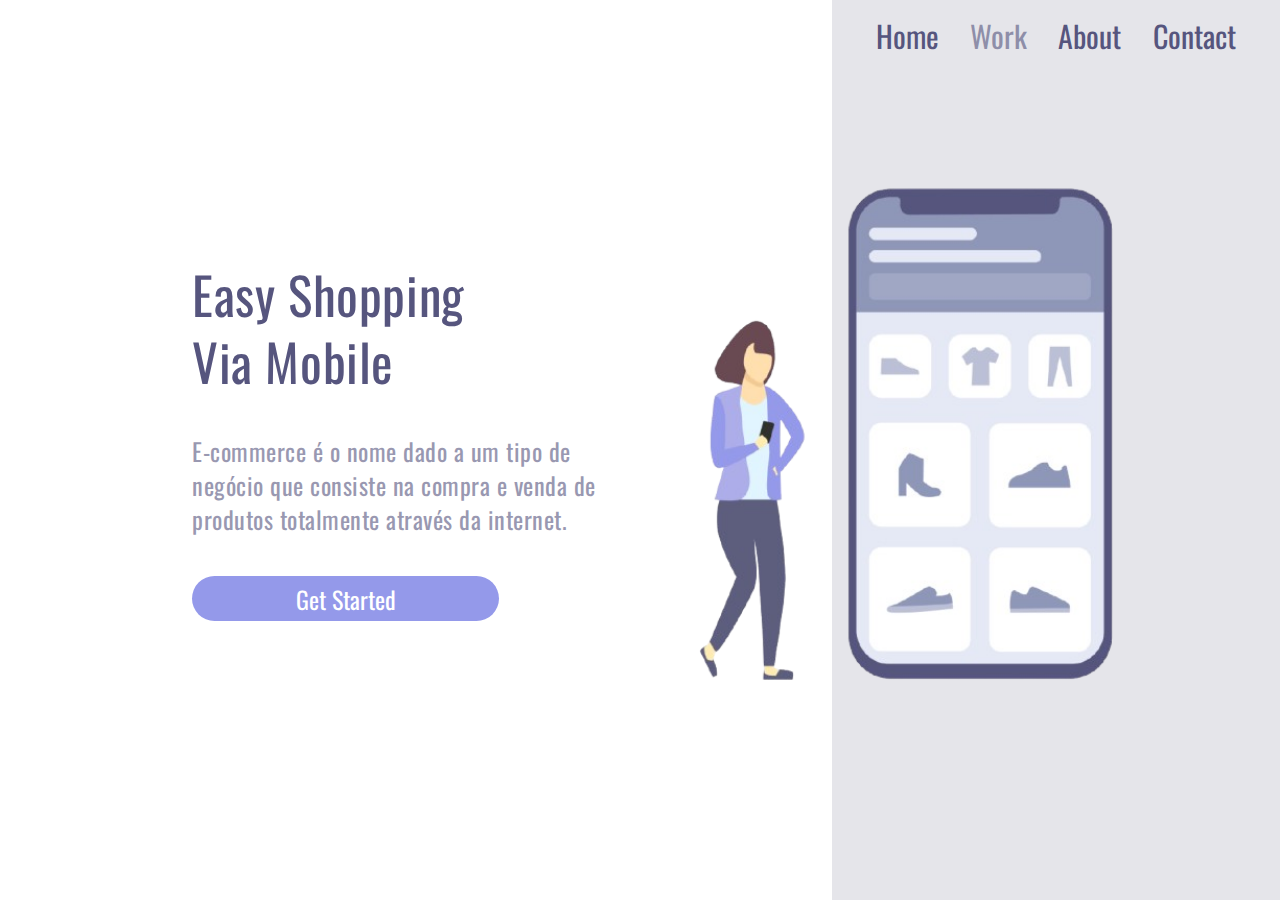
<file: desafio3/index.html>
<html lang="en"><head>
    <meta charset="UTF-8">
    <meta name="viewport" content="width=device-width, initial-scale=1.0">
    <title>Desafio CSS 3</title>
    <link rel="stylesheet" href="./style.css">
    <style>
        @import url('https://fonts.googleapis.com/css2?family=Oswald:wght@200..700&display=swap');
        </style>
</head>
<body>
    <section class="left">
<div class="caixa-texto">
    <h1>Easy Shopping<br> Via Mobile</h1>
        <p>E-commerce é o nome dado a um tipo de negócio que consiste na compra e venda de produtos totalmente através da internet.</p>
        <button>Get Started</button>
   </div> 
</section>
    <section class="right">
        <ul>
            <a>Home</a>
            <a class="clarinho">Work</a>
            <a>About</a>
            <a>Contact</a>
        </ul>
        <img src="./shopping.png">
    </section>

</body></html>
</file>
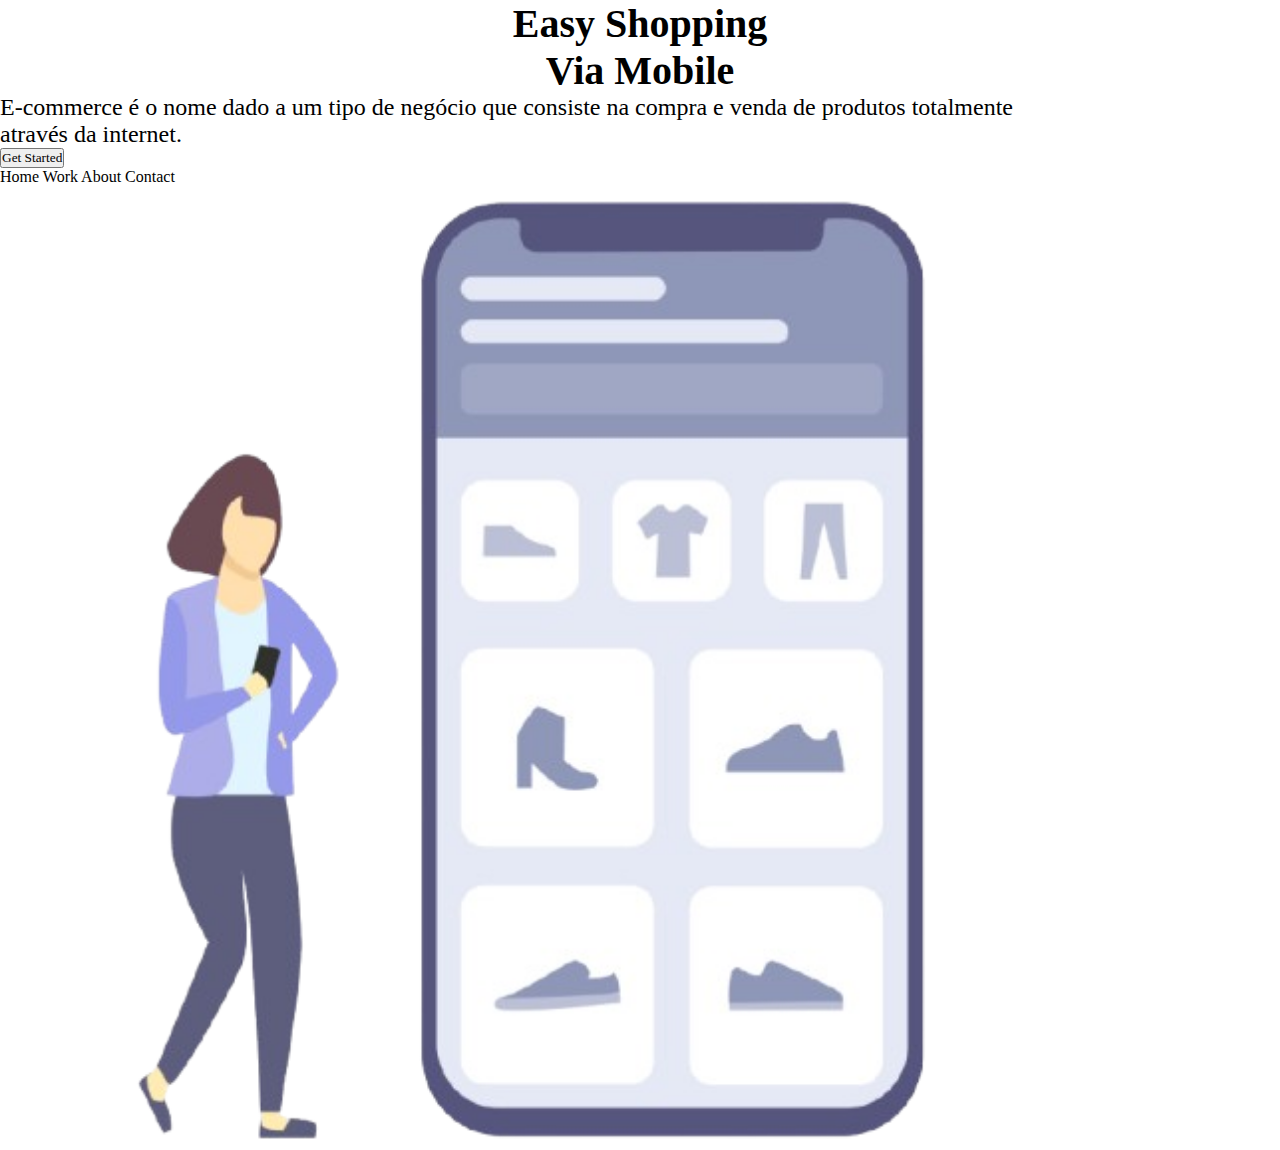
<file: desafio CSS 3.html>
<html lang="en"><head>
    <meta charset="UTF-8">
    <meta name="viewport" content="width=device-width, initial-scale=1.0">
    <title>Desafio CSS 3</title>
    <link rel="stylesheet" href="./style.css">
    <style>
        @import url('https://fonts.googleapis.com/css2?family=Oswald:wght@200..700&display=swap');
        </style>
</head>
<body>
    <section class="left">
<div class="caixa-texto">
    <h1>Easy Shopping<br> Via Mobile</h1>
        <p>E-commerce é o nome dado a um tipo de negócio que consiste na compra e venda de produtos totalmente através da internet.</p>
        <button>Get Started</button>
   </div> 
</section>
    <section class="right">
        <ul>
            <a>Home</a>
            <a class="clarinho">Work</a>
            <a>About</a>
            <a>Contact</a>
        </ul>
        <img src="./shopping.png">
    </section>

</body></html>
</file>
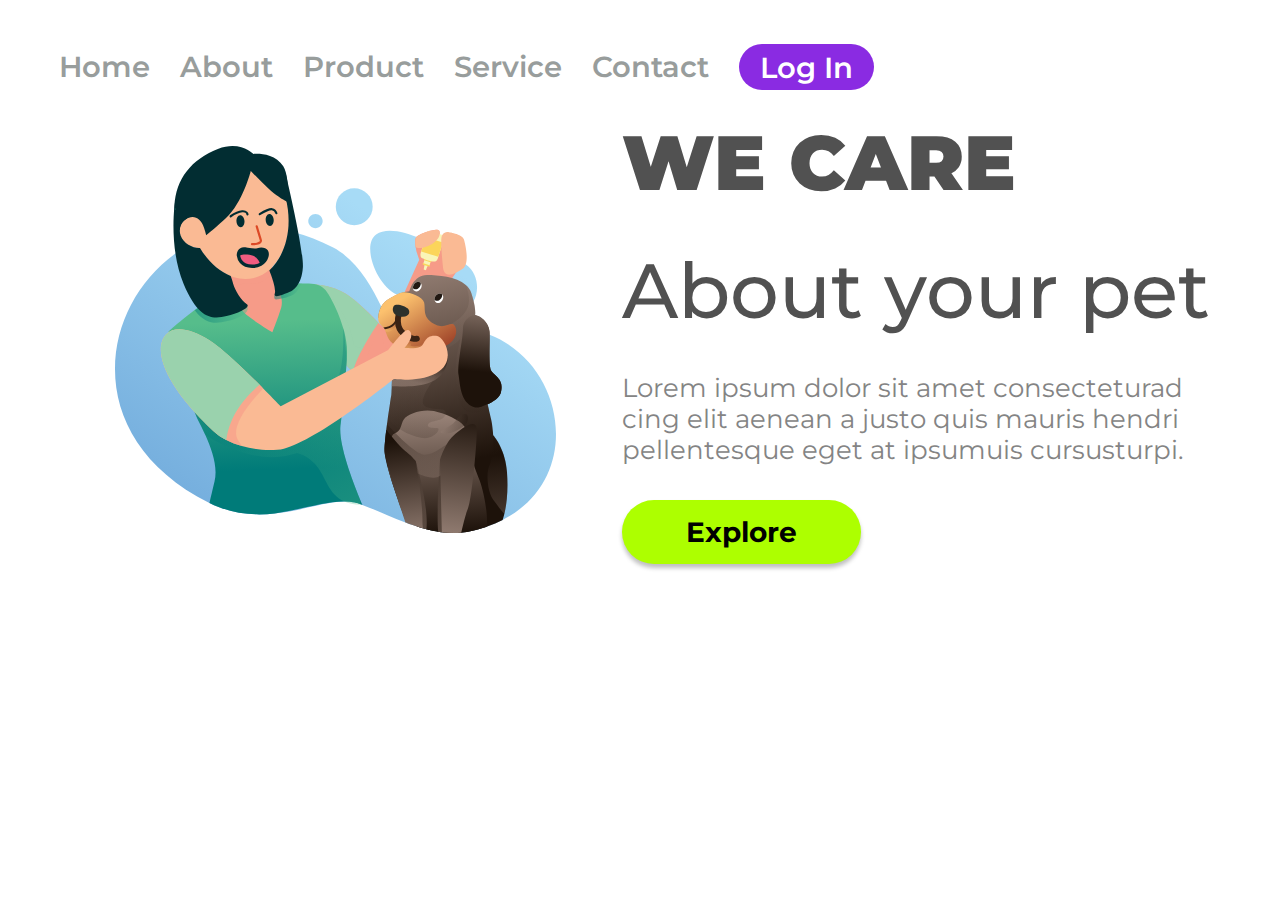
<file: desafio1/desafioCSS1.html>
<!DOCTYPE html>
<html lang="en">
<head>
    <meta charset="UTF-8">
    <meta name="viewport" content="width=device-width, initial-scale=1.0">
    <title>Desafio CSS 1</title>
    <link rel="stylesheet" href="./style.css"></link>
    <style>
        @import url('https://fonts.googleapis.com/css2?family=Montserrat:ital,wght@0,100..900;1,100..900&display=swap');
    </style>
</head>
<body>
    <header>
        <ul>
            <a>Home</a>
            <a>About</a>
            <a>Product</a>
            <a>Service</a>
            <a>Contact</a>
            <button class="botao-header">Log In</button>
        </ul>
    </header>
    <main>
        <img src="./we-care-logo.svg" alt="We Care Logo">
        <section>
            <h1>WE CARE</h1>
            <h2>About your pet</h2>
            <p>Lorem ipsum dolor sit amet consecteturad
                cing elit aenean a justo quis mauris hendri
                pellentesque eget at ipsumuis cursusturpi.</p>
            <button class="botao-main">Explore</button>
        </section>
    </main>
</body>
</html>
</file>
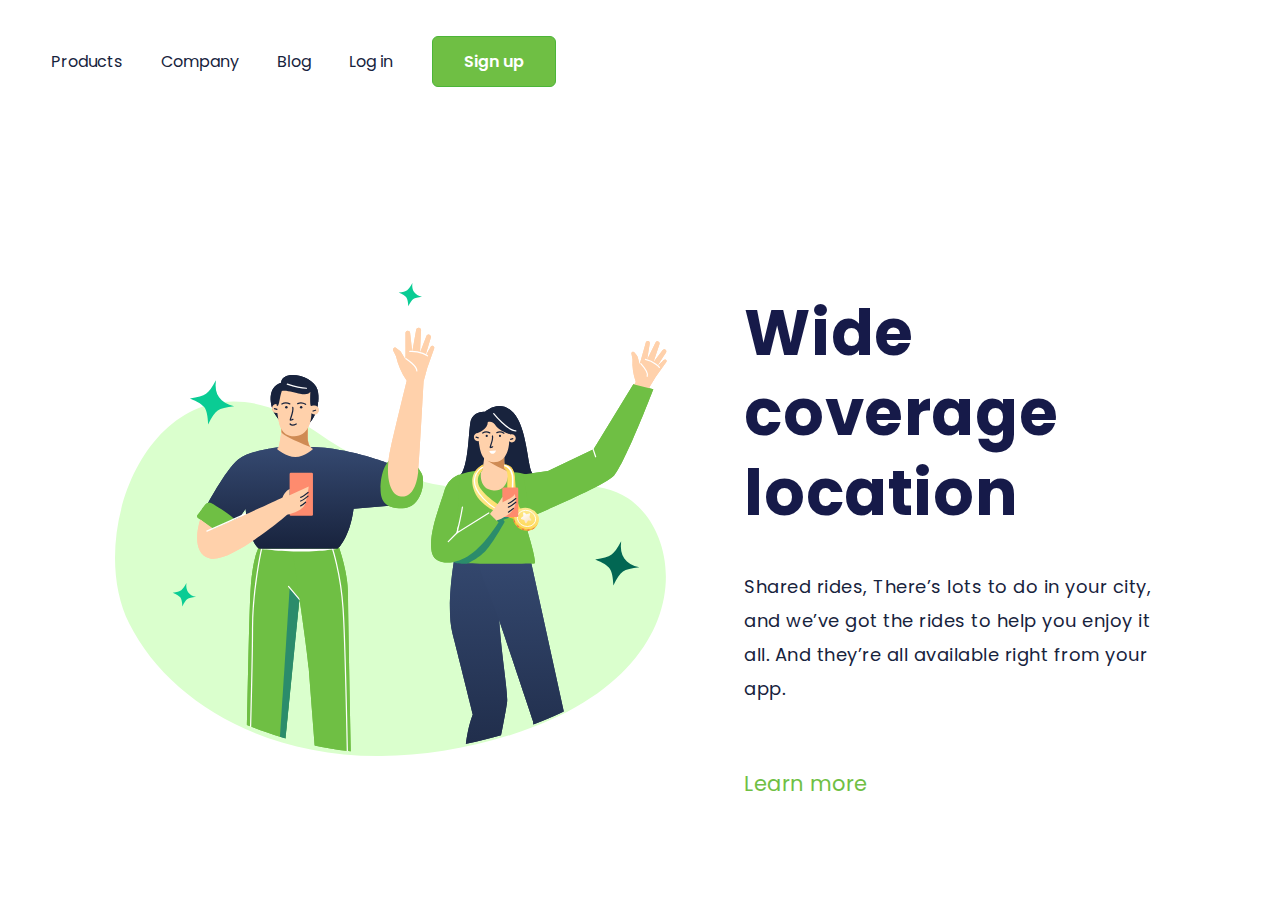
<file: desafio2/desafioCSS2.html>
<html lang="en"><head>
    <meta charset="UTF-8">
    <meta name="viewport" content="width=device-width, initial-scale=1.0">
    <title>Desafio CSS 2</title>
    <link rel="stylesheet" href="./style.css">
    <style>
        @import url('https://fonts.googleapis.com/css2?family=Poppins:ital,wght@0,100;0,200;0,300;0,400;0,500;0,600;0,700;0,800;0,900;1,100;1,200;1,300;1,400;1,500;1,600;1,700;1,800;1,900&display=swap');
        </style>
</head>
<body>
    <header>
        <ul>
            <a href="https://obrennosouza.github.io/Portifolio/">Products</a>
            <a href="https://obrennosouza.github.io/Portifolio/">Company</a>
            <a href="https://obrennosouza.github.io/Portifolio/">Blog</a>
            <a href="https://obrennosouza.github.io/Portifolio/">Log in</a>
            <a href="https://obrennosouza.github.io/Portifolio/"><button class="botao-header">Sign up</button></a>
        </ul>
    </header>
    <main>
        <img src="./wide coverage location logo.svg" alt="Wide Coverage">
        <section>
            <h1>Wide coverage location</h1>
            <p>Shared rides, There’s lots to do in your city, and we’ve got the rides to help you enjoy it all. And they’re all available right from your app.</p>
            <a href="https://obrennosouza.github.io/Portifolio/" class="botao-main">Learn more</a>
        </section>
    </main>


</body></html>
</file>
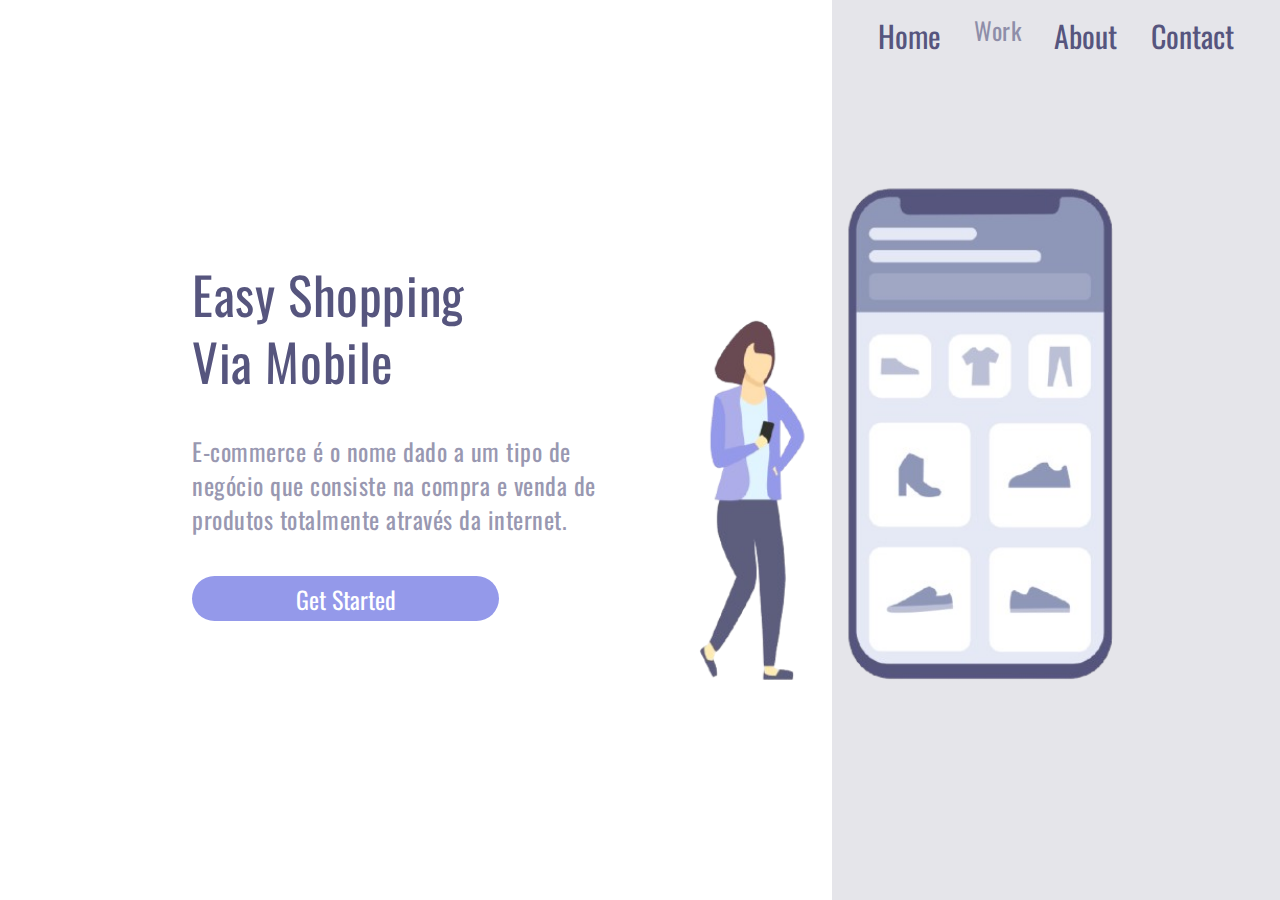
<file: desafio3/desafio3css.html>
<html lang="en"><head>
    <meta charset="UTF-8">
    <meta name="viewport" content="width=device-width, initial-scale=1.0">
    <title>Desafio CSS 3</title>
    <link rel="stylesheet" href="./style.css">
    <style>
        @import url('https://fonts.googleapis.com/css2?family=Oswald:wght@200..700&display=swap');
        </style>
        <script>alert("Atenção, todos os links dessa página levam de volta ao inicio!")</script>
</head>
<body>
    <section class="left">
<div class="caixa-texto">
    <h1>Easy Shopping<br> Via Mobile</h1>
        <p>E-commerce é o nome dado a um tipo de negócio que consiste na compra e venda de produtos totalmente através da internet.</p>
        <a href="https://obrennosouza.github.io/Portifolio/"><button>Get Started</button></a>
   </div> 
</section>
    <section class="right">
        <ul>
            <a href="https://obrennosouza.github.io/Portifolio/">Home</a>
            <p class="clarinho">Work</p>
            <a href="https://obrennosouza.github.io/Portifolio/">About</a>
            <a href="https://obrennosouza.github.io/Portifolio/">Contact</a>
        </ul>
        <img src="./shopping.png">
    </section>

</body></html>
</file>
<file: desafio3/style.css>
* {
    margin:0;
    padding:0;
    font-family: 'Oswald';
    color: rgb(86, 85, 126);
    font-weight: 400;
    box-sizing: border-box;
}

body {
    display:flex;
    flex-direction:row;
}

ul {
    display: flex;
    flex-direction: row;
    justify-content: space-evenly;
    margin: 3%;
}

a.clarinho {
    opacity: 0.6;
}

a:hover{
    cursor:pointer;
} 


button {
    border: none;
    width: 24vw;
    height: 5vh;
    border-radius: 50px;
    color: white;
    background-color: rgb(148, 153, 234);
    font-size: 24px;
}

section.right {
    width: 35vw;
    background-color: rgb(229, 229, 234);
    height: 100vh;
}

button:hover {
    cursor:pointer;
}

a {
	font-size: 30px;
	text-decoration:unset;
}

img {
    Width: 42vw;
    position: absolute;
    right: 9%;
    top: 20%;
}

h1 {
    font-size: 4vw;
    font-weight: 400;
    line-height: 130%;
    letter-spacing: 0.5961538553237915px;
}

p {
    font-size: 1.9vw;
    letter-spacing: 0.5px;
    max-width: 70%;
    line-height: 140%;
    opacity: 0.6;
}

main {
    align-items: center;
    gap: 6%;
    display: flex;
    margin: 12% 5% 4% 9%;
    justify-content: center;
}
.left {
    width:65vw;
}

.caixa-texto {
    display: inline-flex;
    gap: 40px;
    flex-direction: column;
    position: absolute;
    top: 29%;
    left: 15%;
    max-width: 50%;
}

@media only screen and (max-width: 900px){    

body {
        display:flex;
        flex-direction:column;
    }

.left {
    width: 100%;
    height: 50%;
    display: flex;
    margin: 15px;
}

h1 {
        font-size: 9vw;
        line-height: 130%;
        text-align: center;
    }

p {
	font-size: 4vw;
	line-height: 120%;
	max-width: 100%;
	padding: 0% 16% 0% 16%;
	text-align: center;
	}

button {
	align-self: center;
	height: 6vh;
	width: 50vw;
}

a {
	font-Weight: 600;
        font-Size: 3.5vw;
        margin-right: 4vw;
    }

   
img {
	height: 40vh;
	width: auto;
	position: unset;
	}

.caixa-texto {
	display:flex;
	gap: 2vh;
	flex-direction: column;
	max-width: 100vw;
	position: unset;
	align-items: center;
	justify-content: center;
}

section.right {
    width: 100vw;
    background-color: rgb(229, 229, 234);
    height: 50vh;
    display: flex;
    justify-content: center;
    align-items: center;
}

ul {
	display:none;
}
}
</file>
<file: style.css>
* {
    margin:0;
    padding: 0;
    box-sizing: border-box;
    font-family: "Roboto mono", serif;
    font-weight: 400;
    list-style-type: none;
}

a {
    color: unset; 
}

span {
    opacity:0;
    }

.icone-skill {
    width: 5vw;
}

#logo { 
    width: 6vw;
    margin: 2vw;
}

#avatar {
    max-width: 20vw;
    position: unset;
}

img{
    width: 80%;
   }

nav {
    display: flex;
    align-items: center;
    justify-content: space-between;
    margin: 0px 79px 30px;
}

.btn {
    border-width: 2px;
    font-weight: 400;
    font-size: 18px;
    padding: 1.2rem;
    border-radius: 50px;
    border: solid 2px;
}

.btn:hover{
    background-color:black;
    color:white;
    box-shadow: 0 10px 20px rgba(0, 0, 0, 0.3);
}


section#secao1 {
    display: flex;
    flex-direction: column;
    align-items: center;
    height: auto;
    justify-content: center;
}

#ilustracao {
    max-width: 40vw;
    position: unset;
    margin: 5%;
}

section#secao2 {
    display: flex;
    flex-direction: column;
    align-items: center;
}

#apresentacao, #capa-portifolio {
    background-color: rgb(255,201,14);
    height: auto;
    padding: 5% 15% 11%;
    text-align: center;
}

#capa-portifolio {
        height: 40vh;
}

div#skills {
    height: 50vh;
    position: absolute;
    top: -50%;
    background-color: blue;
}

div#container {
    position: relative;
    top: -100px;
    width: 100vw;
    display: flex;
    flex-direction: row;
    justify-content: center;
}

.skill {width: 30%;display: flex;background-color: white;border-radius: 10px;border: outset rgb(255 201 14 / 75%);height: 40vh;padding: 2%;align-items: center;flex-direction: column;}

#container-portifolio{
    display:flex;
    flex-wrap: wrap;
    flex-direction: row;
    align-items: center;
    justify-content: space-around;
}

.cx-projeto{
    width:40vw;
    border-radius:35px;
    box-shadow: 0 10px 10px rgba(0, 0, 0, 0.3);
    margin:2%;
    padding: 3%;
}

h1, h2, h3 {font-weight: 600;}

h1 {
    font-size: 2.5rem;
    text-align:center;
   }

h2 {font-size: 2rem;margin-bottom: 3%;}

h3 {font-size: 1.5rem;margin: 3%;}

p {font-size: 1.5rem;max-width: 80vw;}

@media only screen and (max-width: 1049px) {    
    h1 {
    font-size:6.5vw;
    text-align:center;
    }

    h2 {
    font-size:6vw;
    text-align:center;   
    }

    p {
    font-size:3.5vw;   
    text-align:center;   
    }

    img {
    padding:2%;
    }

    li {
    font-size: 3vh;
    max-width: 70vw;
   }

#avatar {
    max-width: 40vw;
}

#logo {
    width: 18vw;
    margin: auto;
}

#ilustracao {
    max-width: 80vw;
}

div#container {
    flex-direction: column;
    top: 0%;
    width: 100vw;
    align-items: center;
    padding: 3%;
}

.skill {
    width: 90%;
    height:auto;
}

#apresentacao {
    height: fit-content;
}

#capa-portifolio {
    height: auto;
}

.cx-projeto{
    width:90vw;
}

nav {
    margin: 25px;
}

.icone-skill {
    width: 15vw;
}

    
}
</file>
<file: desafio1/style.css>
* {
    margin:0;
    padding:0;
    font-family: "Montserrat", serif;
    color:#989D9C;
}
header {
    margin: 44px 0px 0px 59px;
}

ul {
    display: flex;
    align-items: center;
}

a:hover{
    cursor:pointer;
} 

button:hover {
    cursor:pointer;
}

a {
    font-Weight: 600;
    font-Size: 29px;
    line-height: 29.26px;
    margin-right: 30px;
}

img {
    Width: 40%;
}

.botao-header {
    Width: 135px;
    Height: 46px;
    border-radius: 50px;
    outline: none;
    border: none;
    background-color: blueviolet;
    color: white;
    font-weight: 600;
    font-Size: 29px;
}

h1 {
    font-weight:900;
    font-size:6vw;
    color:#515151;

}

h2 {
    font-weight:500;
    font-size:6vw;
    color:#515151;
}

p {
    font-weight:400;
    font-size:2vw;
    color:#848484;
}

.botao-main {
    Width: 239px;
    Height: 64px;
    border-radius: 50px;
    background: #ADFF00;
    outline: none;
    border: none;
    font-weight: 700;
    font-size: 28px;
    Line-height: 34.13px;
    color: black;
    box-shadow: 0 4px 4px 0 #00000040;
}

main {
    align-items: center;
    gap: 6%;
    display: flex;
    margin: 2% 5% 4% 9%;
    justify-content: center;
}

section {
    display: inline-flex;
    flex-direction: column;
    gap: 35px;
    width: 90%;
}

@media only screen and (max-width: 880px) 
{
    header {
        margin: 4%;
    }
    
    a {
        font-Weight: 600;
        font-Size: 3vw;
        margin-right: 3vw;
    }

    .botao-header {
        Width: 15vw;
        Height: 5vh;
        font-size: 3vw;
    }
    
}

@media only screen and (max-width: 700px) 
{
    * {
        margin:0;
        padding:0;
        font-family: "Montserrat", serif;
        color:#989D9C;
    }
    
    img {
        Width: 80vw;
    }
    
    .botao-header {
        Width: 70px;
        Height: 30px;
        border-radius: 50px;
        outline:none;
        border:none;
        background-color: blueviolet;
        color:white;
        font-weight:600;
        font-Size: 15px;
    }
    
    h1 {
        font-weight:900;
        font-size: 15vw;
        color:#515151;
    }
    
    h2 {
        font-weight:500;
        font-size: 10vw;
        color:#515151;
    }
    
    p {
        font-weight:400;
        font-size: 4vw;
        color:#848484;
    }
    
    .botao-main {
        Width: 239px;
        Height: 64px;
        border-radius: 50px;
        background: #ADFF00;
        outline: none;
        border: none;
        font-weight: 700;
        font-size: 28px;
        Line-height: 34.13px;
        color: black;
        box-shadow: 0 4px 4px 0 #00000040;
    }
    
    main {
        margin: 25px;
        display:flex;
        flex-direction:column;
    }
    
    section {
        display: inline-flex;
        gap: 10px;
        flex-direction: column;
        align-items: center;
    }
}
</file>
<file: desafio2/style.css>
* {
    margin:0;
    padding:0;
    font-family: 'Poppins';
    color: #17233D;
}
header {
    margin: 4vh 0vw 0vh 4vw;
}

ul {
    display: flex;
    align-items: center;
}

a:hover{
    cursor:pointer;
} 

button:hover {
    cursor:pointer;
}

a {
    font-family: 'Poppins';
    font-size: 16px;
    font-weight: 400;
    letter-spacing: 0;
    margin-right: 3vw;
    text-decoration:unset;
}

main {
    gap: 6%;
    display: flex;
    margin: 0% 5% 0% 5%;
    flex-direction: row;
}

img {
    Width: 44vw;
}

.botao-header {
    border-radius: 6px;
    border: solid 1px #4CB538;
    background-color: #6FBF44;
    color: white;
    font-weight: 600;
    font-Size: 16px;
    width: 124px;
    height: 51px;
}

h1 {
    font-size: 63px;
    font-weight: 700;
    line-height: 80px;
    letter-spacing: 0.5961538553237915px;
    color:#161A49;
    margin-top: 3vh;
}

p {
    font-size: 18px;
    font-weight: 400;
    line-height: 34px;
    letter-spacing: 0.5px;
    width: 34vw;
}

.botao-main {
    margin-top: 25px;
    font-size: 21px;
    color: #6FBF44;
}

main {
    align-items: center;
    gap: 6%;
    display: flex;
    margin: 12% 5% 4% 9%;
    justify-content: center;
}

section {
    display: inline-flex;
    flex-direction: column;
    gap: 37px;
    width: 90%;
    margin-top: 25px;
}

@media only screen and (max-width: 1080px) 
{
    header {
        margin: 4%;
    }
    
    a {
        font-Weight: 600;
        font-Size: 3.5vw;
        margin-right: 4vw;
    }

    .botao-header {
        width: 15vw;
        height: 9vh;
        font-Weight: 600;
        font-Size: 3.5vw;
        margin-right: 5vw;
    }

    main {
        gap: 6%;
        display: flex;
        margin: 0% 5% 0% 5%;
        flex-direction: column-reverse;
    }
    
    img {
        Width: 80vw;
    }

    section {
        gap:15px;
    }

    h1 {
        font-size: 9vw;
        line-height: 130%;
        text-align: center;
    }

    p {
        font-size: 27pt;
        text-align: center;
        width: 100%;
        line-height: 120%;
    }

.botao-main {
    text-align: center;
    margin-bottom: 30px;
    font-size: 25pt;
}

}
</file>
